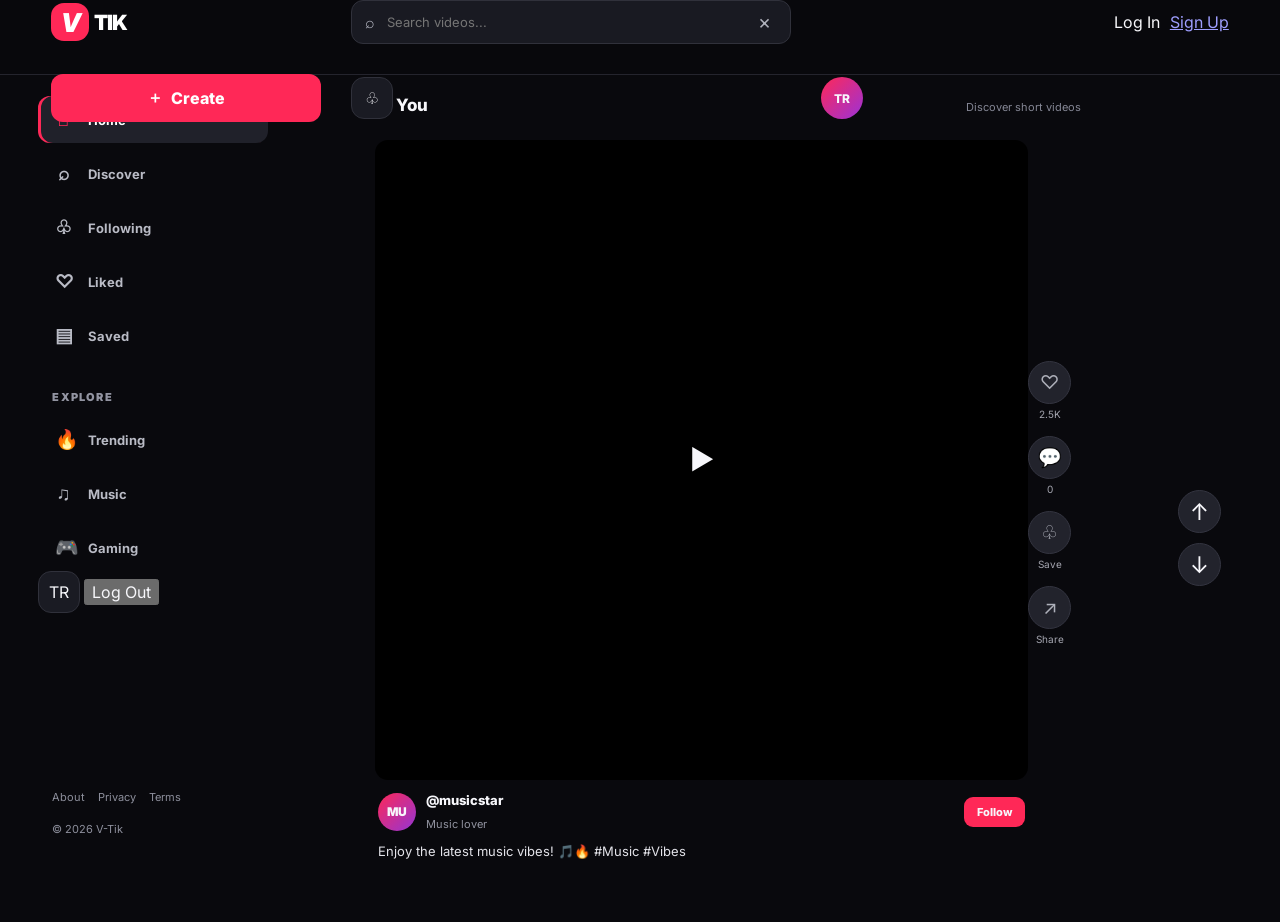
<file: index.html>
<!DOCTYPE html>
<html lang="en">
<head>
    <meta charset="UTF-8">
    <meta name="viewport" content="width=device-width, initial-scale=1">
    <meta name="theme-color" content="#09090d">

    <title>V-Tik — Watch, Create & Share</title>

    <link rel="preconnect" href="https://fonts.googleapis.com">
    <link rel="preconnect" href="https://fonts.gstatic.com" crossorigin>
    <link href="https://fonts.googleapis.com/css2?family=Inter:wght@400;500;600;700;800;900&display=swap" rel="stylesheet">

    <link rel="stylesheet" href="style.css">
</head>

<body>

<header class="topbar">

    <a class="brand" href="index.html" aria-label="V-Tik home">
        <span class="brand-mark">V</span>
        <span class="brand-word">TIK</span>
    </a>

    <label class="search-box">
        <span aria-hidden="true">⌕</span>
        <input id="searchInput" type="search"
               placeholder="Search videos..." autocomplete="off">
        <button id="clearSearch" type="button"
                aria-label="Clear search">×</button>
    </label>

    <div class="top-actions"
        <a href="login.html" class="auth-btn login-btn">
            Log In
        </a>

        <a href="signup.html" class="auth-btn signup-btn">
            Sign Up
        </a>
</div>
        <button class="create-button" id="openUpload">
            ＋ <span>Create</span>
        </button>

        <button class="icon-button notification-button"
                id="notificationsButton"
                title="Notifications" aria-label="Notifications">
            ♧
        </button>

        <button class="avatar top-avatar" id="topAvatar"
                title="Open profile">TR</button>

    </div>
</header>


<div class="app-layout">

    <aside class="left-sidebar">

        <nav class="main-nav" aria-label="Main navigation">

            <button class="nav-item active" data-page="Home">
                <span>⌂</span>Home
            </button>

            <button class="nav-item" data-page="Discover">
                <span>⌕</span>Discover
            </button>

            <button class="nav-item" data-page="Following">
                <span>♧</span>Following
            </button>

            <button class="nav-item" data-page="Liked">
                <span>♡</span>Liked
            </button>

            <button class="nav-item" data-page="Saved">
                <span>▤</span>Saved
            </button>

        </nav>

        <p class="sidebar-heading">EXPLORE</p>

        <nav class="explore-nav" aria-label="Explore topics">

            <button class="nav-item" data-topic="Trending">
                <span>🔥</span>Trending
            </button>

            <button class="nav-item" data-topic="Music">
                <span>♫</span>Music
            </button>

            <button class="nav-item" data-topic="Gaming">
                <span>🎮</span>Gaming
            </button>

        </nav>

        <div class="sidebar-account">
            <button class="avatar small" id="sidebarAvatar">
                TR
            </button>

            <button id="logoutButton" type="button">
                Log Out
            </button>
        </div>

        <footer class="sidebar-footer">
            <div class="footer-links">
                <a href="#">About</a>
                <a href="#">Privacy</a>
                <a href="#">Terms</a>
            </div>

            <p>© 2026 V-Tik</p>
        </footer>

    </aside>


    <main class="feed-area">

        <div class="feed-heading">
            <span id="feedLabel">For You</span>
            <span class="feed-subtitle">
                Discover short videos
            </span>
        </div>

        <section id="videoFeed"
                 class="video-feed"
                 aria-live="polite">
        </section>

        <section id="emptyState" class="empty-state hidden">

            <div class="empty-symbol">▶</div>

            <h2>No videos found</h2>

            <p>Try another search or upload the first video.</p>

            <button class="create-button" id="emptyUpload">
                ＋ Upload video
            </button>

        </section>

    </main>


    <aside class="scroll-controls" aria-label="Feed controls">

        <button id="scrollUp" title="Previous video"
                aria-label="Scroll up">↑</button>

        <button id="scrollDown" title="Next video"
                aria-label="Scroll down">↓</button>

    </aside>

</div>


<nav class="mobile-nav" aria-label="Mobile navigation">

    <button class="mobile-active" data-page="Home">
        <span>⌂</span>Home
    </button>

    <button data-page="Discover">
        <span>⌕</span>Discover
    </button>

    <button id="mobileUpload" class="mobile-create"
            aria-label="Create video">＋</button>

    <button data-page="Saved">
        <span>▤</span>Saved
    </button>

    <button data-page="Profile">
        <span>◉</span>Profile
    </button>

</nav>


<!-- UPLOAD MODAL -->

<div class="modal hidden" id="uploadModal"
     role="dialog" aria-modal="true"
     aria-labelledby="uploadTitle">

    <div class="modal-panel">

        <button class="modal-close"
                data-close="uploadModal"
                aria-label="Close">×</button>

        <p class="eyebrow">CREATOR STUDIO</p>

        <h2 id="uploadTitle">Upload a video</h2>

        <label class="file-drop" for="videoFile">
            <span class="upload-arrow">↑</span>
            <b>Choose a video</b>
            <small>MP4, WebM or MOV</small>
        </label>

        <input id="videoFile" type="file"
               accept="video/*" hidden>

        <p id="selectedFile" class="selected-file">
            No video selected
        </p>

        <label class="field-label" for="videoCaption">
            Caption
        </label>

        <textarea id="videoCaption"
                  maxlength="220"
                  placeholder="Write a caption..."></textarea>

        <label class="field-label" for="videoTopic">
            Topic
        </label>

        <select id="videoTopic">
            <option>Trending</option>
            <option>Music</option>
            <option>Gaming</option>
            <option>Lifestyle</option>
            <option>Comedy</option>
        </select>

        <button class="create-button publish-button"
                id="publishVideo">
            Publish video
        </button>

    </div>
</div>


<!-- COMMENTS MODAL -->

<div class="modal hidden" id="commentsModal"
     role="dialog" aria-modal="true"
     aria-labelledby="commentsTitle">

    <div class="modal-panel comments-panel">

        <button class="modal-close"
                data-close="commentsModal"
                aria-label="Close">×</button>

        <p class="eyebrow">COMMUNITY</p>

        <h2 id="commentsTitle">Comments</h2>

        <div id="commentList" class="comment-list"></div>

        <form id="commentForm" class="comment-form">

            <input id="commentInput"
                   maxlength="300"
                   placeholder="Add a comment..."
                   required>

            <button class="create-button" type="submit">
                Send
            </button>

        </form>

    </div>
</div>


<div id="toast" class="toast" role="status"></div>


<!-- MAIN JAVASCRIPT -->

<script src="app.js"></script>

</body>
</html>
</file>
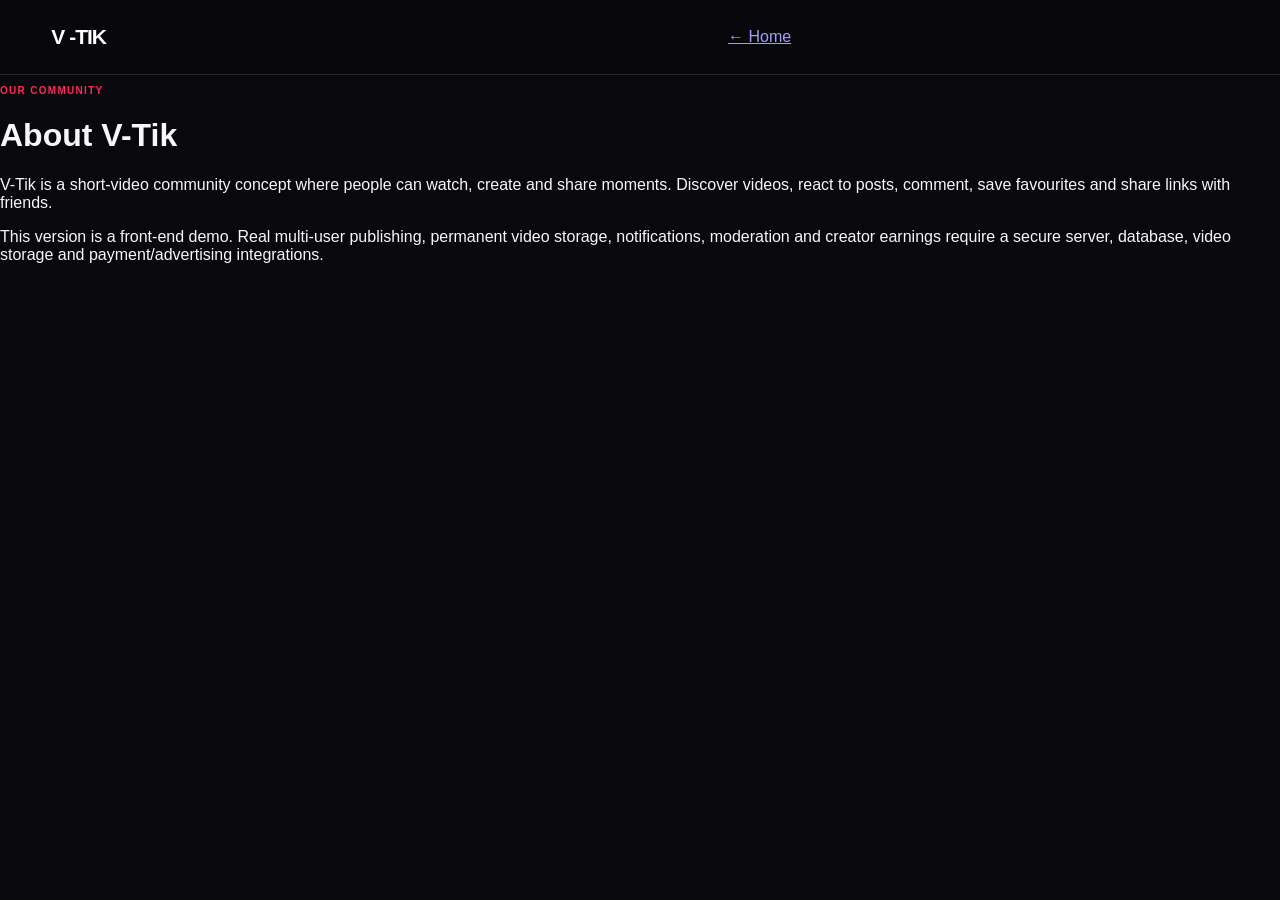
<file: about.html>
<!DOCTYPE html><html lang="en"><head><meta charset="UTF-8"><meta name="viewport" content="width=device-width,initial-scale=1"><title>About V-Tik</title><link rel="stylesheet" href="style.css"></head><body><header class="topbar"><a class="brand" href="index.html"><span>V</span>-TIK</a><a class="btn btn-light" style="margin-left:auto" href="index.html">← Home</a></header><main class="page-shell"><p class="eyebrow">OUR COMMUNITY</p><h1>About V-Tik</h1><p class="about-copy">V-Tik is a short-video community concept where people can watch, create and share moments. Discover videos, react to posts, comment, save favourites and share links with friends.</p><p class="about-copy">This version is a front-end demo. Real multi-user publishing, permanent video storage, notifications, moderation and creator earnings require a secure server, database, video storage and payment/advertising integrations.</p></main></body></html>
</file>
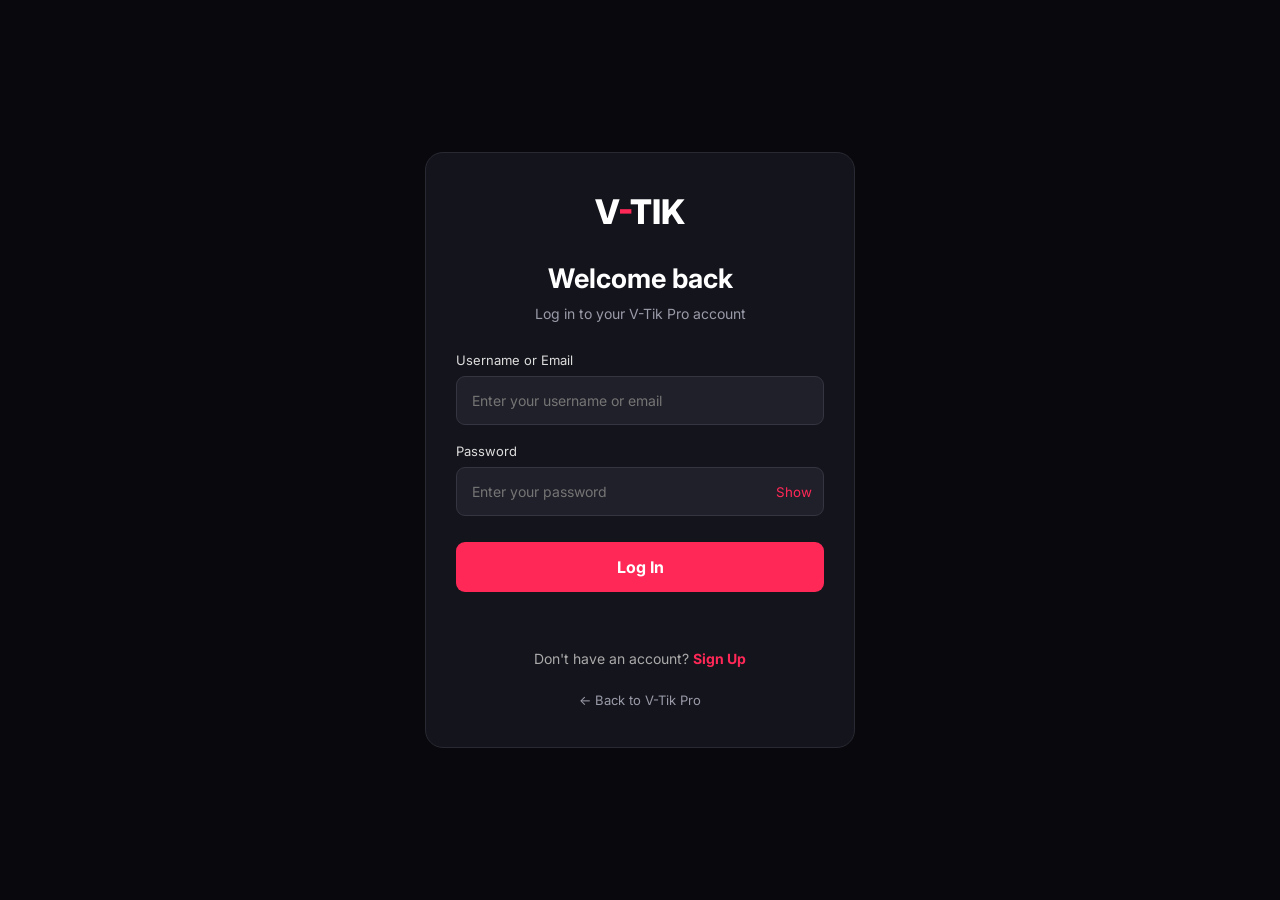
<file: log in.html>
<!DOCTYPE html>
<html lang="en">
<head>
    <meta charset="UTF-8">
    <meta name="viewport" content="width=device-width, initial-scale=1.0">
    <meta name="theme-color" content="#09090d">
    <title>Log In | V-Tik Pro</title>

    <link href="https://fonts.googleapis.com/css2?family=Inter:wght@400;500;600;700;800&display=swap" rel="stylesheet">

    <style>
        * {
            margin: 0;
            padding: 0;
            box-sizing: border-box;
            font-family: 'Inter', sans-serif;
        }

        body {
            min-height: 100vh;
            background: #09090d;
            color: white;
            display: flex;
            justify-content: center;
            align-items: center;
            padding: 20px;
        }

        .login-container {
            width: 100%;
            max-width: 430px;
            background: #14141c;
            border: 1px solid #292934;
            border-radius: 18px;
            padding: 38px 30px;
            text-align: center;
        }

        .logo {
            font-size: 34px;
            font-weight: 800;
            margin-bottom: 30px;
        }

        .logo span {
            color: #ff2857;
        }

        h1 {
            font-size: 27px;
            margin-bottom: 10px;
        }

        .subtitle {
            color: #999ba8;
            font-size: 14px;
            margin-bottom: 30px;
        }

        .input-group {
            text-align: left;
            margin-bottom: 18px;
        }

        .input-group label {
            display: block;
            font-size: 13px;
            margin-bottom: 8px;
            color: #ddd;
        }

        .input-group input {
            width: 100%;
            padding: 15px;
            border-radius: 9px;
            border: 1px solid #353541;
            background: #20202a;
            color: white;
            outline: none;
            font-size: 14px;
        }

        .input-group input:focus {
            border-color: #ff2857;
        }

        .password-wrapper {
            position: relative;
        }

        .password-wrapper input {
            padding-right: 65px;
        }

        .show-password {
            position: absolute;
            right: 12px;
            top: 50%;
            transform: translateY(-50%);
            background: none;
            border: none;
            color: #ff2857;
            cursor: pointer;
        }

        .login-btn {
            width: 100%;
            padding: 15px;
            background: #ff2857;
            color: white;
            border: none;
            border-radius: 9px;
            font-size: 16px;
            font-weight: 700;
            cursor: pointer;
            margin-top: 8px;
        }

        .login-btn:hover {
            background: #e91e4e;
        }

        .message {
            margin-top: 15px;
            font-size: 13px;
            color: #ff6b80;
            min-height: 18px;
        }

        .signup-link {
            margin-top: 25px;
            font-size: 14px;
            color: #aaa;
        }

        .signup-link a {
            color: #ff2857;
            text-decoration: none;
            font-weight: 700;
        }

        .back-home {
            display: inline-block;
            margin-top: 25px;
            color: #999ba8;
            text-decoration: none;
            font-size: 13px;
        }

        .back-home:hover {
            color: white;
        }

        @media(max-width: 480px) {
            .login-container {
                padding: 30px 20px;
            }
        }
    </style>
</head>

<body>

    <div class="login-container">

        <div class="logo">V<span>-</span>TIK</div>

        <h1>Welcome back</h1>
        <p class="subtitle">Log in to your V-Tik Pro account</p>

        <form id="loginForm">

            <div class="input-group">
                <label for="username">Username or Email</label>
                <input
                    type="text"
                    id="username"
                    placeholder="Enter your username or email"
                    required
                >
            </div>

            <div class="input-group">
                <label for="password">Password</label>

                <div class="password-wrapper">
                    <input
                        type="password"
                        id="password"
                        placeholder="Enter your password"
                        required
                    >

                    <button
                        type="button"
                        class="show-password"
                        id="showPassword"
                    >
                        Show
                    </button>
                </div>
            </div>

            <button type="submit" class="login-btn">
                Log In
            </button>

            <p class="message" id="message"></p>

        </form>

        <p class="signup-link">
            Don't have an account?
            <a href="signup.html">Sign Up</a>
        </p>

        <a href="index.html" class="back-home">
            ← Back to V-Tik Pro
        </a>

    </div>

    <script>
        const loginForm = document.getElementById("loginForm");
        const message = document.getElementById("message");

        document.getElementById("showPassword").addEventListener("click", function () {
            const password = document.getElementById("password");

            password.type = password.type === "password"
                ? "text"
                : "password";

            this.textContent = password.type === "password"
                ? "Show"
                : "Hide";
        });

        loginForm.addEventListener("submit", function (event) {
            event.preventDefault();

            const username = document.getElementById("username").value.trim();
            const password = document.getElementById("password").value;

            const users = JSON.parse(localStorage.getItem("users")) || [];

            const account = users.find(user =>
                (user.username === username || user.email === username) &&
                user.password === password
            );

            if (!account) {
                message.textContent = "Incorrect username or password.";
                return;
            }

            localStorage.setItem("loggedInUser", JSON.stringify(account));

            message.style.color = "#35d07f";
            message.textContent = "Login successful!";

            setTimeout(() => {
                window.location.href = "accounts.html";
            }, 700);
        });
    </script>

</body>
</html>
</file>
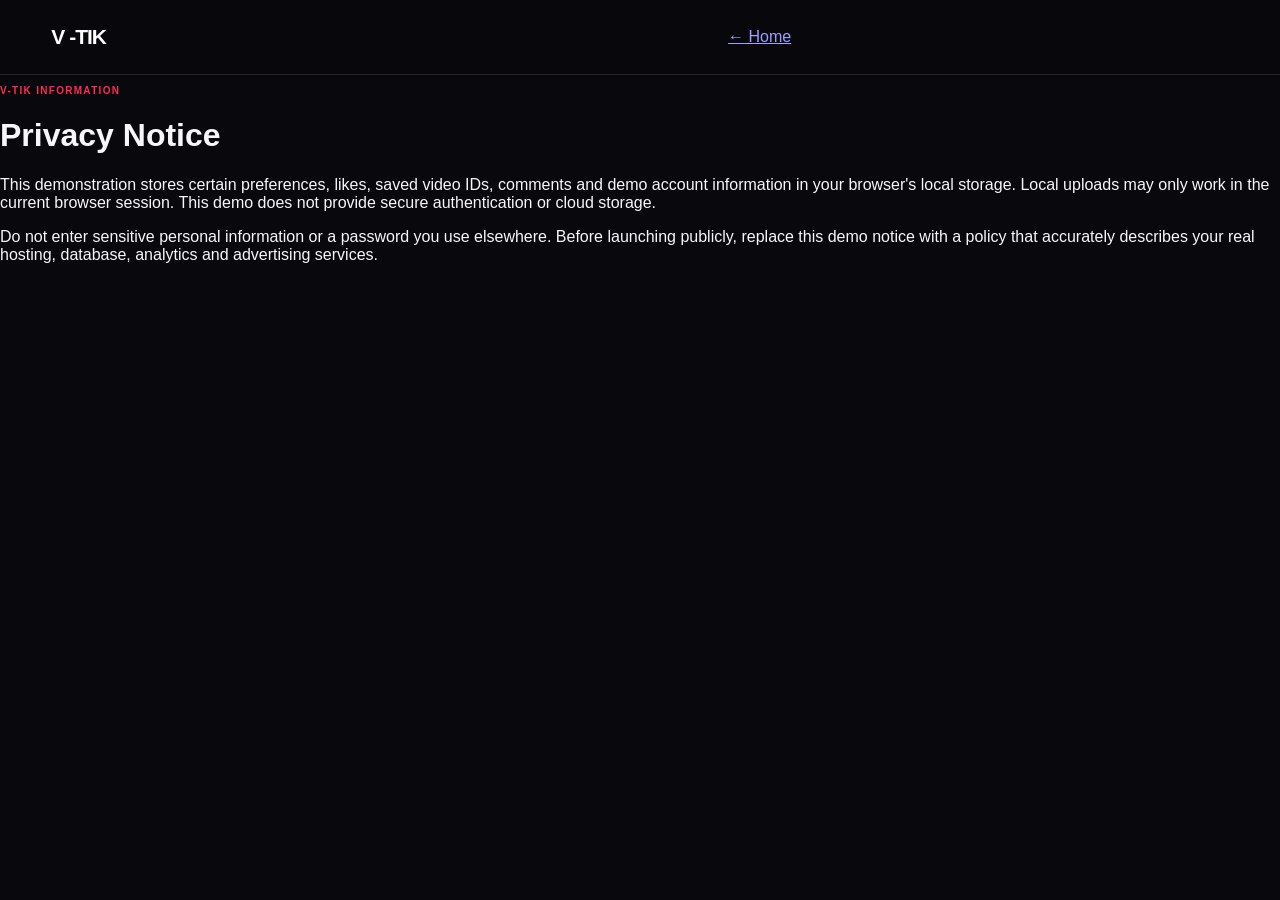
<file: privacy.html>
<!DOCTYPE html><html lang="en"><head><meta charset="UTF-8"><meta name="viewport" content="width=device-width,initial-scale=1"><title>Privacy | V-Tik</title><link rel="stylesheet" href="style.css"></head><body><header class="topbar"><a class="brand" href="index.html"><span>V</span>-TIK</a><a class="btn btn-light" style="margin-left:auto" href="index.html">← Home</a></header><main class="page-shell"><p class="eyebrow">V-TIK INFORMATION</p><h1>Privacy Notice</h1><p class="about-copy">This demonstration stores certain preferences, likes, saved video IDs, comments and demo account information in your browser's local storage. Local uploads may only work in the current browser session. This demo does not provide secure authentication or cloud storage.</p><p class="about-copy">Do not enter sensitive personal information or a password you use elsewhere. Before launching publicly, replace this demo notice with a policy that accurately describes your real hosting, database, analytics and advertising services.</p></main></body></html>
</file>
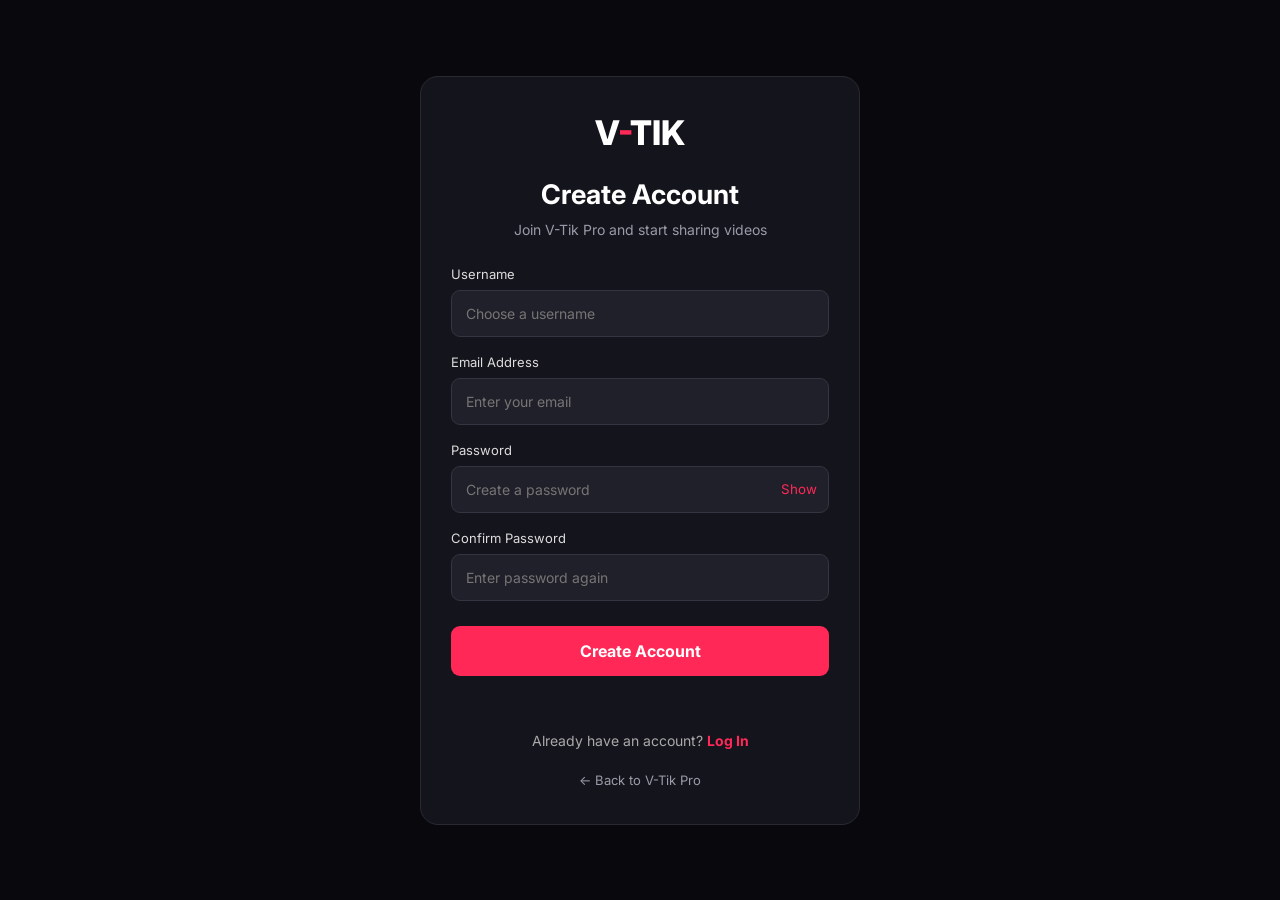
<file: sign up.html>
<!DOCTYPE html>
<html lang="en">
<head>
    <meta charset="UTF-8">
    <meta name="viewport" content="width=device-width, initial-scale=1.0">
    <meta name="theme-color" content="#09090d">

    <title>Sign Up | V-Tik Pro</title>

    <link href="https://fonts.googleapis.com/css2?family=Inter:wght@400;500;600;700;800&display=swap" rel="stylesheet">

    <style>
        * {
            margin: 0;
            padding: 0;
            box-sizing: border-box;
            font-family: 'Inter', sans-serif;
        }

        body {
            min-height: 100vh;
            background: #09090d;
            color: white;
            display: flex;
            align-items: center;
            justify-content: center;
            padding: 20px;
        }

        .signup-container {
            width: 100%;
            max-width: 440px;
            background: #14141c;
            border: 1px solid #292934;
            border-radius: 18px;
            padding: 35px 30px;
            text-align: center;
        }

        .logo {
            font-size: 34px;
            font-weight: 800;
            margin-bottom: 25px;
        }

        .logo span {
            color: #ff2857;
        }

        h1 {
            font-size: 27px;
            margin-bottom: 10px;
        }

        .subtitle {
            color: #999ba8;
            font-size: 14px;
            margin-bottom: 28px;
        }

        .input-group {
            text-align: left;
            margin-bottom: 17px;
        }

        .input-group label {
            display: block;
            font-size: 13px;
            margin-bottom: 8px;
            color: #ddd;
        }

        .input-group input {
            width: 100%;
            padding: 14px;
            border-radius: 9px;
            border: 1px solid #353541;
            background: #20202a;
            color: white;
            outline: none;
            font-size: 14px;
        }

        .input-group input:focus {
            border-color: #ff2857;
        }

        .password-wrapper {
            position: relative;
        }

        .password-wrapper input {
            padding-right: 65px;
        }

        .show-password {
            position: absolute;
            right: 12px;
            top: 50%;
            transform: translateY(-50%);
            background: none;
            border: none;
            color: #ff2857;
            cursor: pointer;
        }

        .signup-btn {
            width: 100%;
            padding: 15px;
            background: #ff2857;
            color: white;
            border: none;
            border-radius: 9px;
            font-size: 16px;
            font-weight: 700;
            cursor: pointer;
            margin-top: 8px;
        }

        .signup-btn:hover {
            background: #e91e4e;
        }

        .message {
            font-size: 13px;
            margin-top: 15px;
            min-height: 18px;
            color: #ff6b80;
        }

        .login-link {
            margin-top: 23px;
            color: #aaa;
            font-size: 14px;
        }

        .login-link a {
            color: #ff2857;
            text-decoration: none;
            font-weight: 700;
        }

        .back-home {
            display: inline-block;
            margin-top: 23px;
            color: #999ba8;
            text-decoration: none;
            font-size: 13px;
        }

        @media(max-width: 480px) {
            .signup-container {
                padding: 30px 20px;
            }
        }
    </style>
</head>

<body>

    <div class="signup-container">

        <div class="logo">V<span>-</span>TIK</div>

        <h1>Create Account</h1>

        <p class="subtitle">
            Join V-Tik Pro and start sharing videos
        </p>

        <form id="signupForm">

            <div class="input-group">
                <label for="username">Username</label>
                <input
                    type="text"
                    id="username"
                    placeholder="Choose a username"
                    required
                    minlength="3"
                >
            </div>

            <div class="input-group">
                <label for="email">Email Address</label>
                <input
                    type="email"
                    id="email"
                    placeholder="Enter your email"
                    required
                >
            </div>

            <div class="input-group">
                <label for="password">Password</label>

                <div class="password-wrapper">
                    <input
                        type="password"
                        id="password"
                        placeholder="Create a password"
                        minlength="8"
                        required
                    >

                    <button
                        type="button"
                        class="show-password"
                        id="showPassword"
                    >
                        Show
                    </button>
                </div>
            </div>

            <div class="input-group">
                <label for="confirmPassword">Confirm Password</label>
                <input
                    type="password"
                    id="confirmPassword"
                    placeholder="Enter password again"
                    required
                >
            </div>

            <button type="submit" class="signup-btn">
                Create Account
            </button>

            <p class="message" id="message"></p>

        </form>

        <p class="login-link">
            Already have an account?
            <a href="login.html">Log In</a>
        </p>

        <a href="index.html" class="back-home">
            ← Back to V-Tik Pro
        </a>

    </div>

    <script>
        const signupForm = document.getElementById("signupForm");
        const message = document.getElementById("message");

        document.getElementById("showPassword").addEventListener("click", function () {
            const password = document.getElementById("password");

            password.type = password.type === "password"
                ? "text"
                : "password";

            this.textContent = password.type === "password"
                ? "Show"
                : "Hide";
        });

        signupForm.addEventListener("submit", function (event) {
            event.preventDefault();

            const username = document.getElementById("username").value.trim();
            const email = document.getElementById("email").value.trim().toLowerCase();
            const password = document.getElementById("password").value;
            const confirmPassword = document.getElementById("confirmPassword").value;

            let users = JSON.parse(localStorage.getItem("users")) || [];

            if (username.length < 3) {
                message.textContent = "Username must have at least 3 characters.";
                return;
            }

            if (password.length < 8) {
                message.textContent = "Password must have at least 8 characters.";
                return;
            }

            if (password !== confirmPassword) {
                message.textContent = "Passwords do not match.";
                return;
            }

            const usernameExists = users.some(user =>
                user.username.toLowerCase() === username.toLowerCase()
            );

            const emailExists = users.some(user =>
                user.email.toLowerCase() === email
            );

            if (usernameExists) {
                message.textContent = "That username is already taken.";
                return;
            }

            if (emailExists) {
                message.textContent = "That email is already registered.";
                return;
            }

            const newUser = {
                id: Date.now().toString(),
                username: username,
                email: email,
                password: password,
                createdAt: new Date().toISOString()
            };

            users.push(newUser);

            localStorage.setItem("users", JSON.stringify(users));

            message.style.color = "#35d07f";
            message.textContent = "Account created successfully!";

            setTimeout(() => {
                window.location.href = "login.html";
            }, 1000);
        });
    </script>

</body>
</html>
</file>
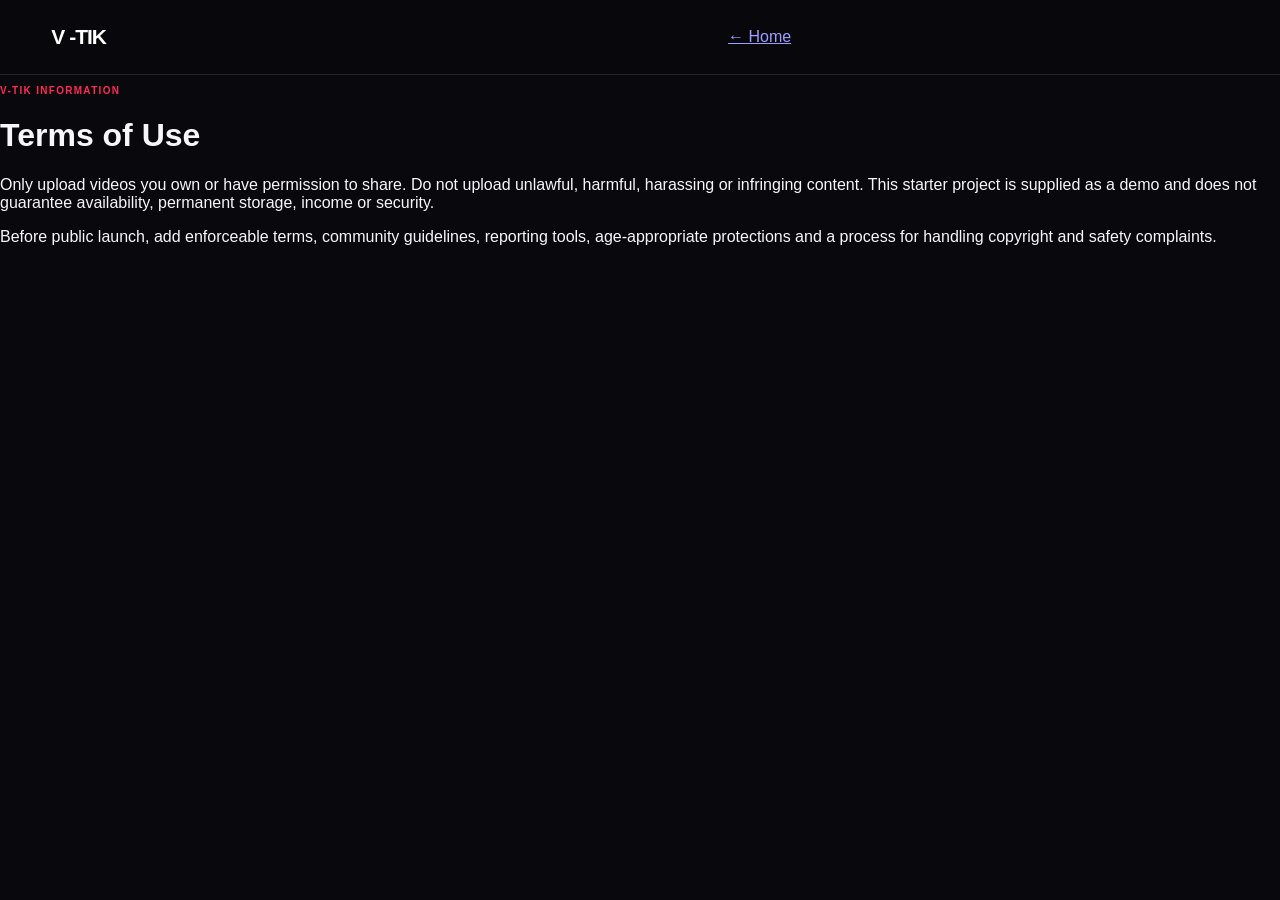
<file: terms.html>
<!DOCTYPE html><html lang="en"><head><meta charset="UTF-8"><meta name="viewport" content="width=device-width,initial-scale=1"><title>Terms | V-Tik</title><link rel="stylesheet" href="style.css"></head><body><header class="topbar"><a class="brand" href="index.html"><span>V</span>-TIK</a><a class="btn btn-light" style="margin-left:auto" href="index.html">← Home</a></header><main class="page-shell"><p class="eyebrow">V-TIK INFORMATION</p><h1>Terms of Use</h1><p class="about-copy">Only upload videos you own or have permission to share. Do not upload unlawful, harmful, harassing or infringing content. This starter project is supplied as a demo and does not guarantee availability, permanent storage, income or security.</p><p class="about-copy">Before public launch, add enforceable terms, community guidelines, reporting tools, age-appropriate protections and a process for handling copyright and safety complaints.</p></main></body></html>
</file>
<file: style.css>
/* =========================================
   V-TIK PRO — IMPROVED STYLESHEET
========================================= */

* {
    box-sizing: border-box;
}

:root {
    color-scheme: dark;

    --bg: #09090d;
    --panel: #121219;
    --panel2: #20212a;
    --line: #292a34;
    --muted: #999ba8;
    --text: #f7f7fb;
    --pink: #ff2857;
    --purple: #9b32d8;

    --topbar-height: 75px;
    --mobile-nav-height: 65px;
}

html {
    scroll-behavior: smooth;
}

body {
    margin: 0;
    min-height: 100vh;
    background: var(--bg);
    color: var(--text);
    font-family: Inter, Arial, sans-serif;
    overflow-x: hidden;
}

button,
input,
textarea,
select {
    font: inherit;
}

button {
    color: inherit;
    cursor: pointer;
}

button:focus-visible,
input:focus-visible,
textarea:focus-visible,
select:focus-visible {
    outline: 2px solid var(--pink);
    outline-offset: 3px;
}

/* =========================================
   TOP BAR
========================================= */

.topbar {
    height: var(--topbar-height);
    position: sticky;
    top: 0;
    z-index: 30;

    display: grid;
    grid-template-columns: 270px minmax(240px, 440px) 1fr;
    align-items: center;
    gap: 30px;

    padding: 0 4%;

    background: #09090df2;
    border-bottom: 1px solid #24242d;
    backdrop-filter: blur(16px);
    -webkit-backdrop-filter: blur(16px);
}

.brand {
    width: max-content;
    display: flex;
    align-items: center;
    gap: 5px;

    color: white;
    text-decoration: none;
    font-size: 21px;
    font-weight: 900;
    letter-spacing: -1px;
}

.brand-mark {
    width: 38px;
    height: 38px;

    display: grid;
    place-items: center;

    border-radius: 13px;
    background: var(--pink);

    font-size: 26px;
    font-weight: 900;
    font-style: italic;
}

.brand-word {
    letter-spacing: -1.3px;
}

.search-box {
    height: 44px;

    display: flex;
    align-items: center;
    gap: 10px;

    padding: 0 13px;

    background: #191a22;
    border: 1px solid #30313b;
    border-radius: 12px;

    color: #b8bac5;
    transition: border-color .2s;
}

.search-box:focus-within {
    border-color: var(--pink);
}

.search-box input {
    width: 100%;
    min-width: 0;

    border: 0;
    outline: 0;

    background: transparent;
    color: white;
    font-size: 13px;
}

.search-box button {
    border: 0;
    background: none;
    color: #aeb0ba;
    font-size: 20px;
}

.top-actions {
    display: flex;
    justify-content: flex-end;
    align-items: center;
    gap: 10px;
}

.create-button {
    display: inline-flex;
    align-items: center;
    justify-content: center;
    gap: 8px;

    padding: 13px 17px;

    border: 0;
    border-radius: 12px;

    background: var(--pink);
    color: white;

    font-weight: 800;
    transition: .2s;
}

.create-button:hover {
    filter: brightness(1.12);
    transform: translateY(-2px);
}

.icon-button,
.avatar {
    width: 42px;
    height: 42px;

    border-radius: 13px;
    background: #1a1b23;
    border: 1px solid #30313b;
}

.top-avatar {
    border: 0;
    border-radius: 50%;
    background: linear-gradient(135deg, #ff2857, #9b32d8);

    font-size: 12px;
    font-weight: 800;
}

/* =========================================
   MAIN LAYOUT
========================================= */

.app-layout {
    display: grid;
    grid-template-columns: 230px minmax(0, 1fr) 64px;
    gap: 26px;

    max-width: 1540px;
    margin: 0 auto;
    padding: 17px 3% 40px;
}

/* =========================================
   LEFT SIDEBAR
========================================= */

.left-sidebar {
    position: sticky;
    top: 92px;

    height: calc(100vh - 110px);
    min-height: 500px;

    padding: 4px 0 20px;

    display: flex;
    flex-direction: column;
}

.main-nav,
.explore-nav {
    display: grid;
    gap: 7px;
}

.nav-item {
    height: 47px;

    display: flex;
    align-items: center;
    gap: 17px;

    padding: 0 17px;

    border: 0;
    border-radius: 12px;

    background: transparent;
    color: #b9bbc5;

    text-align: left;
    font-size: 13px;
    font-weight: 700;

    transition: .2s;
}

.nav-item span {
    width: 16px;
    text-align: center;
    font-size: 19px;
}

.nav-item:hover,
.nav-item.active {
    background: #20212a;
    color: #fff;
}

.nav-item.active {
    box-shadow: inset 3px 0 var(--pink);
}

.nav-item.active span {
    color: var(--pink);
}

.sidebar-heading {
    margin: 31px 14px 12px;

    color: #9294a1;
    font-size: 11px;
    font-weight: 900;
    letter-spacing: 1.2px;
}

.sidebar-footer {
    margin-top: auto;
    padding: 15px 14px;

    color: #8d8f9c;
    font-size: 11px;
}

.footer-links {
    display: flex;
    flex-wrap: wrap;
    gap: 13px;
    margin-bottom: 18px;
}

.footer-links a {
    color: inherit;
    text-decoration: none;
}

/* =========================================
   VIDEO FEED AREA
========================================= */

.feed-area {
    width: 100%;
    max-width: 720px;
    min-width: 0;
    margin: 0 auto;
}

.feed-heading {
    display: flex;
    align-items: baseline;
    justify-content: space-between;

    margin: 3px 0 13px;
    padding: 0 2px;
}

.feed-heading > span:first-child {
    font-size: 17px;
    font-weight: 800;
}

.feed-subtitle {
    color: #858795;
    font-size: 11px;
}

/* =========================================
   ONE-VIDEO-AT-A-TIME SCROLLING
========================================= */

/*
   The feed itself scrolls.
   Each card occupies the available feed height.
*/

#videoFeed,
.video-feed {
    display: flex;
    flex-direction: column;
    gap: 0;

    width: 100%;
    height: calc(100vh - 150px);
    height: calc(100dvh - 150px);

    min-height: 400px;

    overflow-x: hidden;
    overflow-y: auto;

    scroll-snap-type: y mandatory;
    scroll-behavior: smooth;
    overscroll-behavior-y: contain;

    scrollbar-width: none;
    -ms-overflow-style: none;
}

#videoFeed::-webkit-scrollbar,
.video-feed::-webkit-scrollbar {
    display: none;
}

/* ONE VIDEO CARD */

#videoFeed .video-card,
.video-feed .video-card {
    position: relative;

    display: flex;
    flex: 0 0 100%;
    align-items: stretch;
    justify-content: center;

    width: 100%;
    height: 100%;
    min-height: 0;

    padding: 12px;

    scroll-snap-align: start;
    scroll-snap-stop: always;

    overflow: hidden;
}

/* VIDEO MAIN AREA */

.video-card .video-main {
    display: flex;
    flex: 1;
    flex-direction: column;

    min-width: 0;
    min-height: 0;
}

/* =========================================
   VIDEO PLAYER
========================================= */

.video-stage {
    position: relative;

    width: 100%;
    height: min(76vh, 685px);
    min-height: 300px;

    display: flex;
    justify-content: center;
    align-items: center;

    overflow: hidden;

    background: #000;
    border-radius: 13px;
}

#videoFeed .video-stage,
.video-feed .video-stage {
    flex: 1;
    height: auto;
    min-height: 0;
    max-height: none;
}

.video-stage video {
    display: block;

    width: 100%;
    height: 100%;

    object-fit: contain;

    background: #000;
    cursor: pointer;
}

.video-overlay-play {
    position: absolute;
    inset: 0;

    display: grid;
    place-items: center;

    pointer-events: none;
    opacity: 0;

    transition: opacity .2s;
}

.video-overlay-play span {
    width: 68px;
    height: 68px;

    display: grid;
    place-items: center;

    border-radius: 50%;
    background: #0008;

    font-size: 27px;
}

.video-stage.paused .video-overlay-play {
    opacity: 1;
}

/* =========================================
   VIDEO DETAILS
========================================= */

.video-meta {
    display: flex;
    align-items: center;
    gap: 10px;

    flex-shrink: 0;

    padding: 12px 3px 0;
}

.creator-avatar {
    width: 38px;
    height: 38px;
    flex: 0 0 38px;

    display: grid;
    place-items: center;

    border-radius: 50%;
    background: linear-gradient(135deg, #ff2857, #9335d5);

    font-size: 12px;
    font-weight: 900;
}

.creator-text {
    flex: 1;
    min-width: 0;
}

.creator-name {
    margin: 0 0 4px;
    font-size: 13px;
    font-weight: 800;
}

.creator-handle {
    color: #9294a1;
    font-size: 11px;
}

.video-caption {
    margin: 10px 3px 5px;

    color: #e3e3e9;
    font-size: 13px;
    line-height: 1.5;

    overflow-wrap: anywhere;
}

.follow-button {
    flex-shrink: 0;

    padding: 8px 13px;

    border: 0;
    border-radius: 9px;

    background: var(--pink);

    font-size: 11px;
    font-weight: 800;
}

.follow-button.following {
    background: #292a34;
    color: #ddd;
}

/* =========================================
   VIDEO ACTIONS
========================================= */

.video-actions {
    display: flex;
    flex-direction: column;
    align-items: center;
    justify-content: center;
    gap: 16px;

    flex-shrink: 0;

    padding: 4px 0;
}

.action-wrap {
    display: grid;
    justify-items: center;
    gap: 4px;

    color: #aeb0ba;
    font-size: 10px;
}

.action-button {
    width: 43px;
    height: 43px;

    display: grid;
    place-items: center;

    border: 1px solid #343541;
    border-radius: 50%;

    background: #22232c;

    font-size: 19px;
    transition: .2s;
}

.action-button:hover,
.action-button.active {
    color: var(--pink);
    border-color: #74304a;
    transform: scale(1.06);
}

.action-count {
    color: #a5a6b0;
    font-size: 10px;
}

/* =========================================
   DESKTOP SCROLL BUTTONS
========================================= */

.scroll-controls {
    position: sticky;
    top: 40%;

    height: max-content;

    display: grid;
    gap: 10px;

    align-self: start;
    padding-top: 130px;
}

.scroll-controls button {
    width: 43px;
    height: 43px;

    border: 1px solid #343541;
    border-radius: 50%;

    background: #22232c;
    font-size: 23px;

    transition: .2s;
}

.scroll-controls button:hover {
    background: #343541;
    transform: scale(1.06);
}

/* =========================================
   EMPTY STATE
========================================= */

.empty-state {
    padding: 70px 20px;

    text-align: center;

    border: 1px dashed #343541;
    border-radius: 16px;

    color: #a4a6b2;
}

.empty-state h2 {
    color: white;
}

.empty-state p {
    font-size: 13px;
}

.empty-symbol {
    margin-bottom: 15px;
    font-size: 42px;
}

.hidden {
    display: none !important;
}

/* =========================================
   MOBILE NAVIGATION
========================================= */

.mobile-nav {
    display: none;
}

/* =========================================
   MODALS
========================================= */

.modal {
    position: fixed;
    inset: 0;
    z-index: 60;

    display: grid;
    place-items: center;

    padding: 18px;

    background: #000b;
    backdrop-filter: blur(7px);
    -webkit-backdrop-filter: blur(7px);
}

.modal-panel {
    position: relative;

    width: min(440px, 100%);
    max-height: 90vh;
    overflow: auto;

    padding: 27px;

    background: #171820;
    border: 1px solid #343541;
    border-radius: 18px;
}

.modal-panel h2 {
    margin: 7px 0 20px;
}

.modal-close {
    position: absolute;
    top: 12px;
    right: 15px;

    border: 0;
    background: none;

    color: #b8bac5;
    font-size: 27px;
}

.eyebrow {
    color: var(--pink);
    font-size: 10px;
    font-weight: 900;
    letter-spacing: 1.3px;
}

/* =========================================
   UPLOAD FORM
========================================= */

.file-drop {
    display: grid;
    justify-items: center;
    gap: 8px;

    padding: 28px;

    border: 1px dashed #555666;
    border-radius: 13px;

    background: #20212a;
    cursor: pointer;

    transition: .2s;
}

.file-drop:hover {
    border-color: var(--pink);
    background: #29202a;
}

.upload-arrow {
    color: var(--pink);
    font-size: 30px;
}

.file-drop small,
.selected-file {
    color: #a5a7b2;
    font-size: 12px;
}

.field-label {
    display: block;
    margin: 17px 0 7px;

    font-size: 12px;
    font-weight: 700;
}

textarea,
select,
.comment-form input {
    width: 100%;
    padding: 12px;

    border: 1px solid #383946;
    border-radius: 10px;

    background: #101117;
    color: white;

    outline: none;
}

textarea {
    min-height: 85px;
    resize: vertical;
}

select {
    margin-top: 4px;
}

.publish-button {
    width: 100%;
    margin-top: 18px;
}

/* =========================================
   COMMENTS
========================================= */

.comment-list {
    display: grid;
    gap: 12px;

    max-height: 45vh;
    overflow: auto;

    margin-bottom: 15px;
}

.comment-item {
    padding: 10px;

    background: #22232c;
    border-radius: 10px;

    font-size: 13px;
}

.comment-item b {
    display: block;
    margin-bottom: 4px;
}

.comment-form {
    display: flex;
    gap: 8px;
}

.comment-form input {
    min-width: 0;
}

.comment-form button {
    white-space: nowrap;
}

/* =========================================
   TOAST MESSAGE
========================================= */

.toast {
    position: fixed;
    left: 50%;
    bottom: 25px;
    z-index: 90;

    transform: translate(-50%, 20px);

    padding: 11px 17px;

    background: #292a34;
    border: 1px solid #41424d;
    border-radius: 10px;

    font-size: 12px;

    opacity: 0;
    pointer-events: none;

    transition: .2s;
}

.toast.show {
    opacity: 1;
    transform: translate(-50%, 0);
}

/* =========================================
   TABLETS AND SMALL LAPTOPS
========================================= */

@media (max-width: 1000px) {
    .topbar {
        grid-template-columns: 170px minmax(180px, 1fr) auto;
        gap: 15px;
    }

    .app-layout {
        grid-template-columns: 185px minmax(0, 1fr) 48px;
        gap: 15px;
    }

    #videoFeed,
    .video-feed {
        height: calc(100vh - 150px);
        height: calc(100dvh - 150px);
    }

    .video-stage {
        height: 68vh;
    }
}

/* =========================================
   MOBILE PHONES
========================================= */

@media (max-width: 700px) {
    :root {
        --topbar-height: 64px;
    }

    .topbar {
        height: var(--topbar-height);

        grid-template-columns: auto minmax(90px, 1fr) auto;
        gap: 10px;

        padding: 0 12px;
    }

    .brand {
        font-size: 17px;
    }

    .brand-mark {
        width: 34px;
        height: 34px;
    }

    .search-box {
        height: 39px;
        padding: 0 9px;
    }

    .search-box input {
        font-size: 11px;
    }

    .create-button {
        padding: 11px 12px;
    }

    .create-button span {
        display: none;
    }

    .notification-button {
        display: none;
    }

    .top-actions {
        gap: 6px;
    }

    .icon-button,
    .avatar {
        width: 36px;
        height: 36px;
    }

    .app-layout {
        display: block;
        padding: 12px 10px 85px;
    }

    .left-sidebar {
        display: none;
    }

    .feed-area {
        max-width: 560px;
    }

    .feed-heading {
        margin: 4px 3px 12px;
    }

    /*
       Leaves space for the top bar,
       heading and fixed bottom navigation.
    */

    #videoFeed,
    .video-feed {
        height: calc(100vh - 190px);
        height: calc(100dvh - 190px);
        min-height: 350px;
    }

    #videoFeed .video-card,
    .video-feed .video-card {
        padding: 8px;
    }

    .video-stage {
        height: 68vh;
        min-height: 300px;
        max-height: 650px;
    }

    .video-actions {
        gap: 13px;
    }

    .action-button {
        width: 38px;
        height: 38px;
    }

    .scroll-controls {
        display: none !important;
    }

    /* MOBILE BOTTOM NAVIGATION */

    .mobile-nav {
        position: fixed;
        z-index: 35;

        bottom: 0;
        left: 0;
        right: 0;

        height: var(--mobile-nav-height);

        display: flex;
        justify-content: space-around;
        align-items: center;

        padding-bottom: env(safe-area-inset-bottom);

        background: #101117f5;
        border-top: 1px solid #2b2c36;

        backdrop-filter: blur(15px);
        -webkit-backdrop-filter: blur(15px);
    }

    .mobile-nav button {
        display: grid;
        justify-items: center;
        gap: 3px;

        border: 0;
        background: none;

        color: #aeb0ba;
        font-size: 9px;
    }

    .mobile-nav button span {
        font-size: 19px;
    }

    .mobile-nav .mobile-active {
        color: var(--pink);
    }

    .mobile-nav .mobile-create {
        width: 42px;
        height: 34px;

        display: grid;
        place-items: center;

        border-radius: 10px;
        background: var(--pink);

        color: white;
        font-size: 25px;
    }

    .sidebar-footer {
        display: none;
    }
}

/* =========================================
   EXTRA SMALL PHONES
========================================= */

@media (max-width: 390px) {
    .topbar {
        gap: 7px;
        padding: 0 8px;
    }

    .brand {
        font-size: 15px;
    }

    .brand-mark {
        width: 31px;
        height: 31px;
        font-size: 22px;
    }

    #videoFeed,
    .video-feed {
        height: calc(100vh - 185px);
        height: calc(100dvh - 185px);
    }

    .video-card {
        padding: 6px;
    }

    .video-stage {
        min-height: 260px;
    }

    .video-actions {
        gap: 10px;
    }

    .action-button {
        width: 34px;
        height: 34px;
        font-size: 16px;
    }

    .action-count {
        font-size: 9px;
    }

    .creator-avatar {
        width: 33px;
        height: 33px;
        flex-basis: 33px;
    }

    .video-caption {
        font-size: 12px;
    }
}

/* =========================================
   ACCESSIBILITY AND PERFORMANCE
========================================= */

@media (prefers-reduced-motion: reduce) {
    html {
        scroll-behavior: auto;
    }

    *,
    *::before,
    *::after {
        transition-duration: .01ms !important;
        animation-duration: .01ms !important;
        scroll-behavior: auto !important;
    }
}
 create the css for log in and sign up, rewrite full file
</file>
